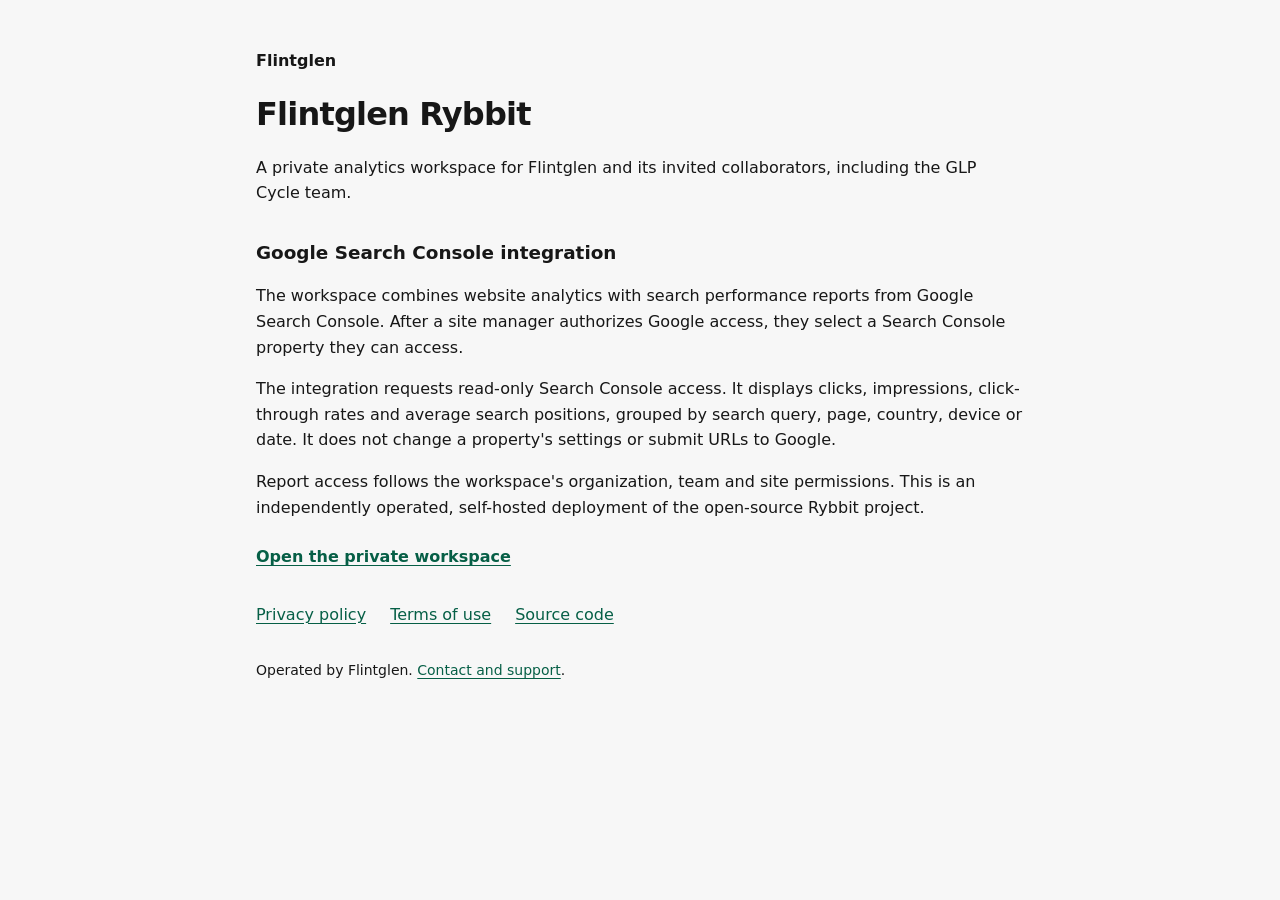
<file: ops/oauth-info/index.html>
<!doctype html>
<html lang="en">
  <head>
    <meta charset="utf-8" />
    <meta name="viewport" content="width=device-width, initial-scale=1" />
    <title>Flintglen Rybbit</title>
    <meta name="description" content="Google Search Console integration for Flintglen's private analytics workspace." />
    <link rel="stylesheet" href="style.css" />
  </head>
  <body>
    <main>
      <p class="eyebrow">Flintglen</p>
      <h1>Flintglen Rybbit</h1>
      <p>A private analytics workspace for Flintglen and its invited collaborators, including the GLP Cycle team.</p>
      <h2>Google Search Console integration</h2>
      <p>
        The workspace combines website analytics with search performance reports from Google Search Console. After a
        site manager authorizes Google access, they select a Search Console property they can access.
      </p>
      <p>
        The integration requests read-only Search Console access. It displays clicks, impressions, click-through rates
        and average search positions, grouped by search query, page, country, device or date. It does not change a
        property's settings or submit URLs to Google.
      </p>
      <p>
        Report access follows the workspace's organization, team and site permissions. This is an independently
        operated, self-hosted deployment of the open-source Rybbit project.
      </p>
      <p><a class="action" href="https://rybbit.flintglen.com/">Open the private workspace</a></p>
      <nav aria-label="Information">
        <a href="privacy.html">Privacy policy</a>
        <a href="terms.html">Terms of use</a>
        <a href="https://github.com/imaw9/rybbit">Source code</a>
      </nav>
      <footer>Operated by Flintglen. <a href="https://github.com/imaw9/rybbit/issues">Contact and support</a>.</footer>
    </main>
  </body>
</html>
</file>
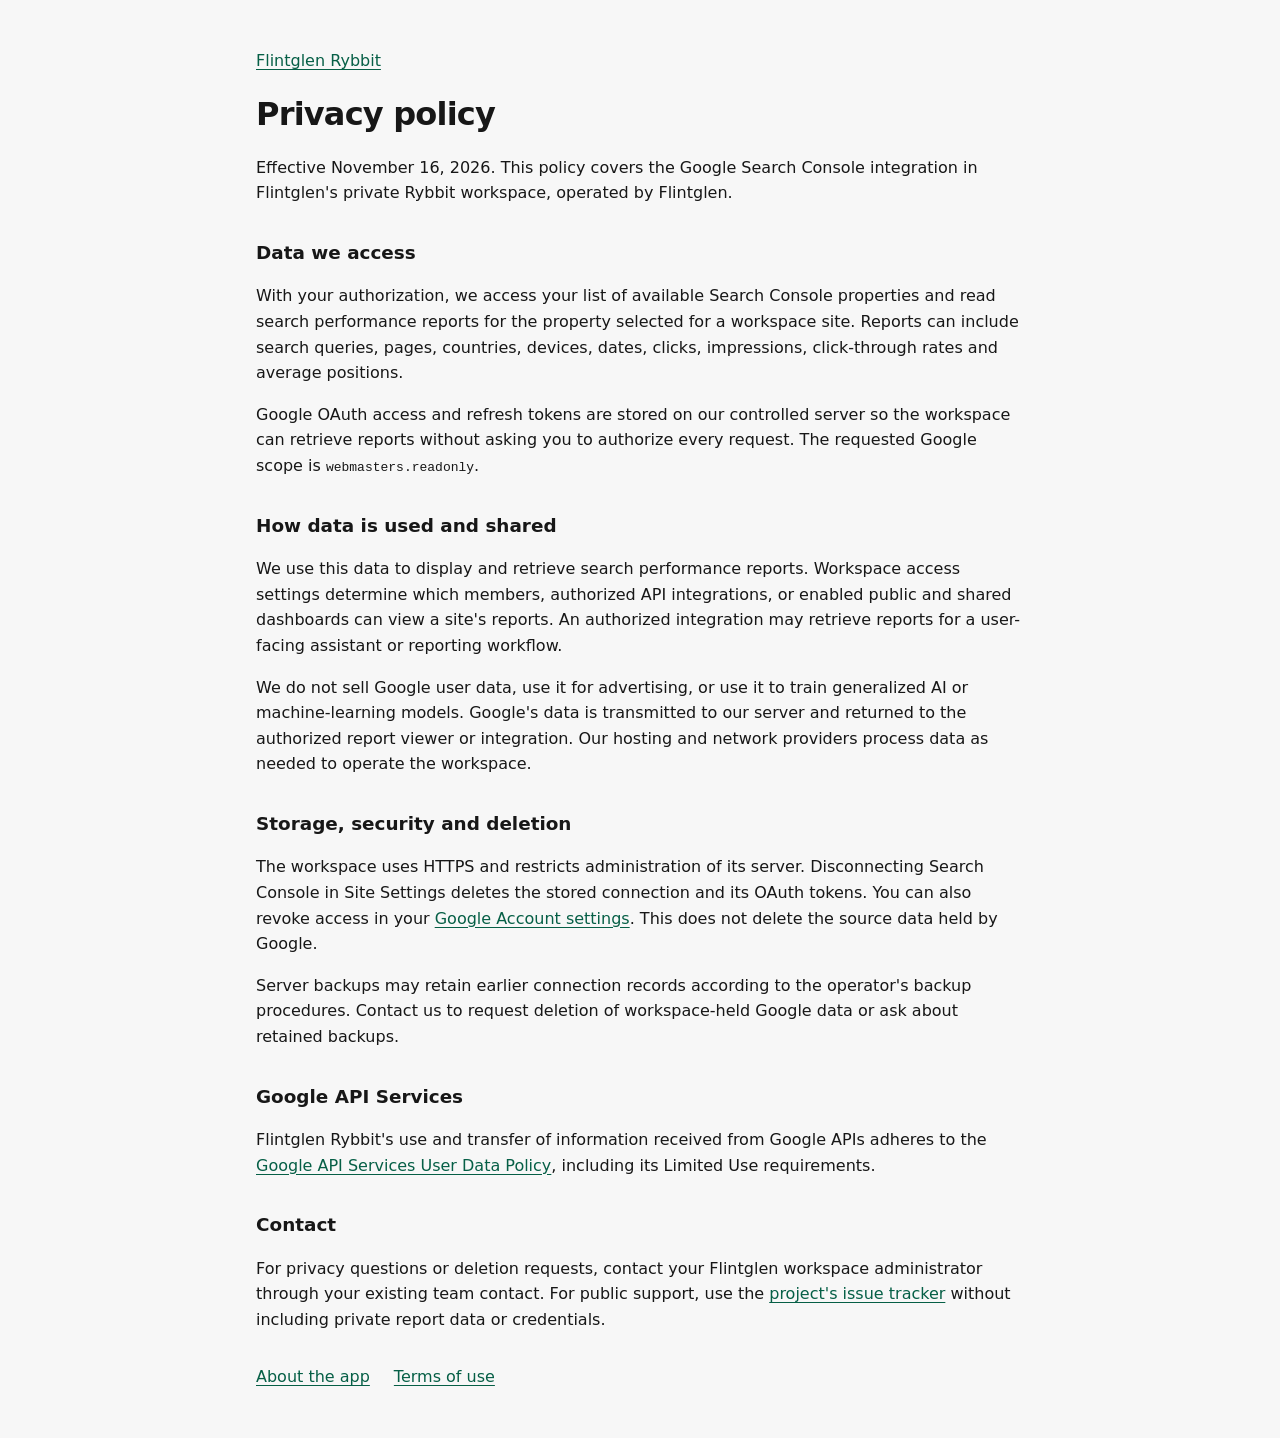
<file: ops/oauth-info/privacy.html>
<!doctype html>
<html lang="en">
  <head>
    <meta charset="utf-8" />
    <meta name="viewport" content="width=device-width, initial-scale=1" />
    <title>Privacy policy | Flintglen Rybbit</title>
    <link rel="stylesheet" href="style.css" />
  </head>
  <body>
    <main>
      <p><a href="index.html">Flintglen Rybbit</a></p>
      <h1>Privacy policy</h1>
      <p>
        Effective November 16, 2026. This policy covers the Google Search Console integration in Flintglen's private
        Rybbit workspace, operated by Flintglen.
      </p>
      <h2>Data we access</h2>
      <p>
        With your authorization, we access your list of available Search Console properties and read search performance
        reports for the property selected for a workspace site. Reports can include search queries, pages, countries,
        devices, dates, clicks, impressions, click-through rates and average positions.
      </p>
      <p>
        Google OAuth access and refresh tokens are stored on our controlled server so the workspace can retrieve reports
        without asking you to authorize every request. The requested Google scope is <code>webmasters.readonly</code>.
      </p>
      <h2>How data is used and shared</h2>
      <p>
        We use this data to display and retrieve search performance reports. Workspace access settings determine which
        members, authorized API integrations, or enabled public and shared dashboards can view a site's reports. An
        authorized integration may retrieve reports for a user-facing assistant or reporting workflow.
      </p>
      <p>
        We do not sell Google user data, use it for advertising, or use it to train generalized AI or machine-learning
        models. Google's data is transmitted to our server and returned to the authorized report viewer or integration.
        Our hosting and network providers process data as needed to operate the workspace.
      </p>
      <h2>Storage, security and deletion</h2>
      <p>
        The workspace uses HTTPS and restricts administration of its server. Disconnecting Search Console in Site
        Settings deletes the stored connection and its OAuth tokens. You can also revoke access in your
        <a href="https://myaccount.google.com/connections">Google Account settings</a>. This does not delete the source
        data held by Google.
      </p>
      <p>
        Server backups may retain earlier connection records according to the operator's backup procedures. Contact us
        to request deletion of workspace-held Google data or ask about retained backups.
      </p>
      <h2>Google API Services</h2>
      <p>
        Flintglen Rybbit's use and transfer of information received from Google APIs adheres to the
        <a href="https://developers.google.com/terms/api-services-user-data-policy"
          >Google API Services User Data Policy</a
        >, including its Limited Use requirements.
      </p>
      <h2>Contact</h2>
      <p>
        For privacy questions or deletion requests, contact your Flintglen workspace administrator through your existing
        team contact. For public support, use the
        <a href="https://github.com/imaw9/rybbit/issues">project's issue tracker</a> without including private report
        data or credentials.
      </p>
      <nav aria-label="Information"><a href="index.html">About the app</a><a href="terms.html">Terms of use</a></nav>
    </main>
  </body>
</html>
</file>
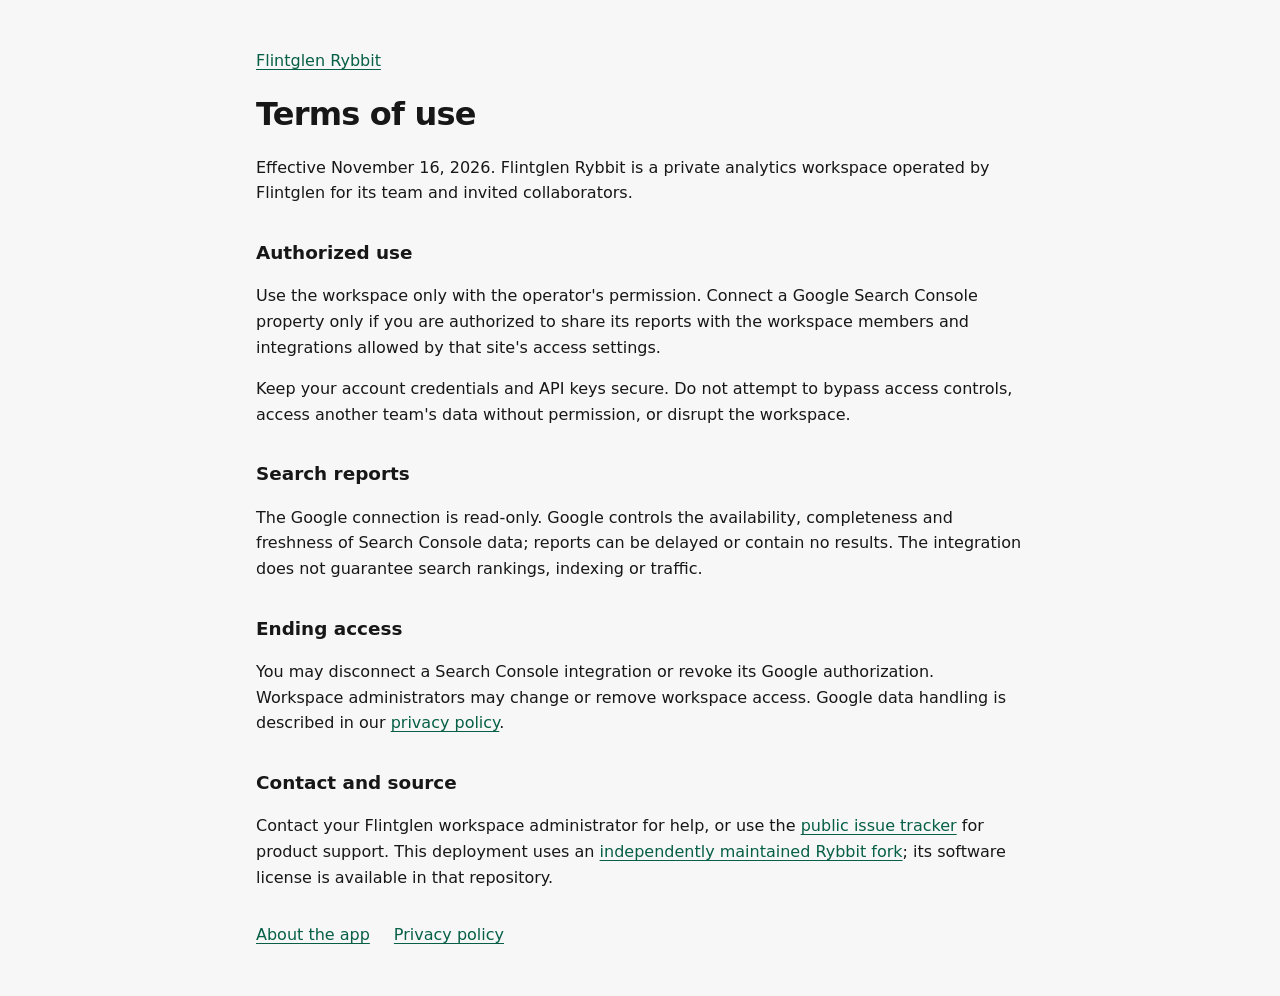
<file: ops/oauth-info/terms.html>
<!doctype html>
<html lang="en">
  <head>
    <meta charset="utf-8" />
    <meta name="viewport" content="width=device-width, initial-scale=1" />
    <title>Terms of use | Flintglen Rybbit</title>
    <link rel="stylesheet" href="style.css" />
  </head>
  <body>
    <main>
      <p><a href="index.html">Flintglen Rybbit</a></p>
      <h1>Terms of use</h1>
      <p>
        Effective November 16, 2026. Flintglen Rybbit is a private analytics workspace operated by Flintglen for its
        team and invited collaborators.
      </p>
      <h2>Authorized use</h2>
      <p>
        Use the workspace only with the operator's permission. Connect a Google Search Console property only if you are
        authorized to share its reports with the workspace members and integrations allowed by that site's access
        settings.
      </p>
      <p>
        Keep your account credentials and API keys secure. Do not attempt to bypass access controls, access another
        team's data without permission, or disrupt the workspace.
      </p>
      <h2>Search reports</h2>
      <p>
        The Google connection is read-only. Google controls the availability, completeness and freshness of Search
        Console data; reports can be delayed or contain no results. The integration does not guarantee search rankings,
        indexing or traffic.
      </p>
      <h2>Ending access</h2>
      <p>
        You may disconnect a Search Console integration or revoke its Google authorization. Workspace administrators may
        change or remove workspace access. Google data handling is described in our
        <a href="privacy.html">privacy policy</a>.
      </p>
      <h2>Contact and source</h2>
      <p>
        Contact your Flintglen workspace administrator for help, or use the
        <a href="https://github.com/imaw9/rybbit/issues">public issue tracker</a> for product support. This deployment
        uses an <a href="https://github.com/imaw9/rybbit">independently maintained Rybbit fork</a>; its software license
        is available in that repository.
      </p>
      <nav aria-label="Information">
        <a href="index.html">About the app</a><a href="privacy.html">Privacy policy</a>
      </nav>
    </main>
  </body>
</html>
</file>
<file: ops/oauth-info/style.css>
:root {
  color-scheme: light dark;
  font-family: Inter, system-ui, sans-serif;
  line-height: 1.6;
  background: light-dark(#f7f7f7, #141414);
  color: light-dark(#171717, #fafafa);
}
body {
  margin: 0;
}
main {
  max-width: 48rem;
  margin: 3rem auto;
  padding: 0 1.5rem;
}
h1 {
  font-size: 2rem;
  line-height: 1.2;
  letter-spacing: -0.025em;
}
h2 {
  margin-top: 2rem;
  font-size: 1.15rem;
}
a {
  color: light-dark(#065f46, #6ee7b7);
  text-underline-offset: 0.2em;
}
code {
  overflow-wrap: anywhere;
}
nav {
  display: flex;
  flex-wrap: wrap;
  gap: 0.75rem 1.5rem;
  margin-top: 2rem;
}
footer {
  margin-top: 2rem;
  font-size: 0.875rem;
}
.eyebrow {
  font-weight: 600;
}
.action {
  display: inline-block;
  margin-top: 0.5rem;
  font-weight: 600;
}
</file>
